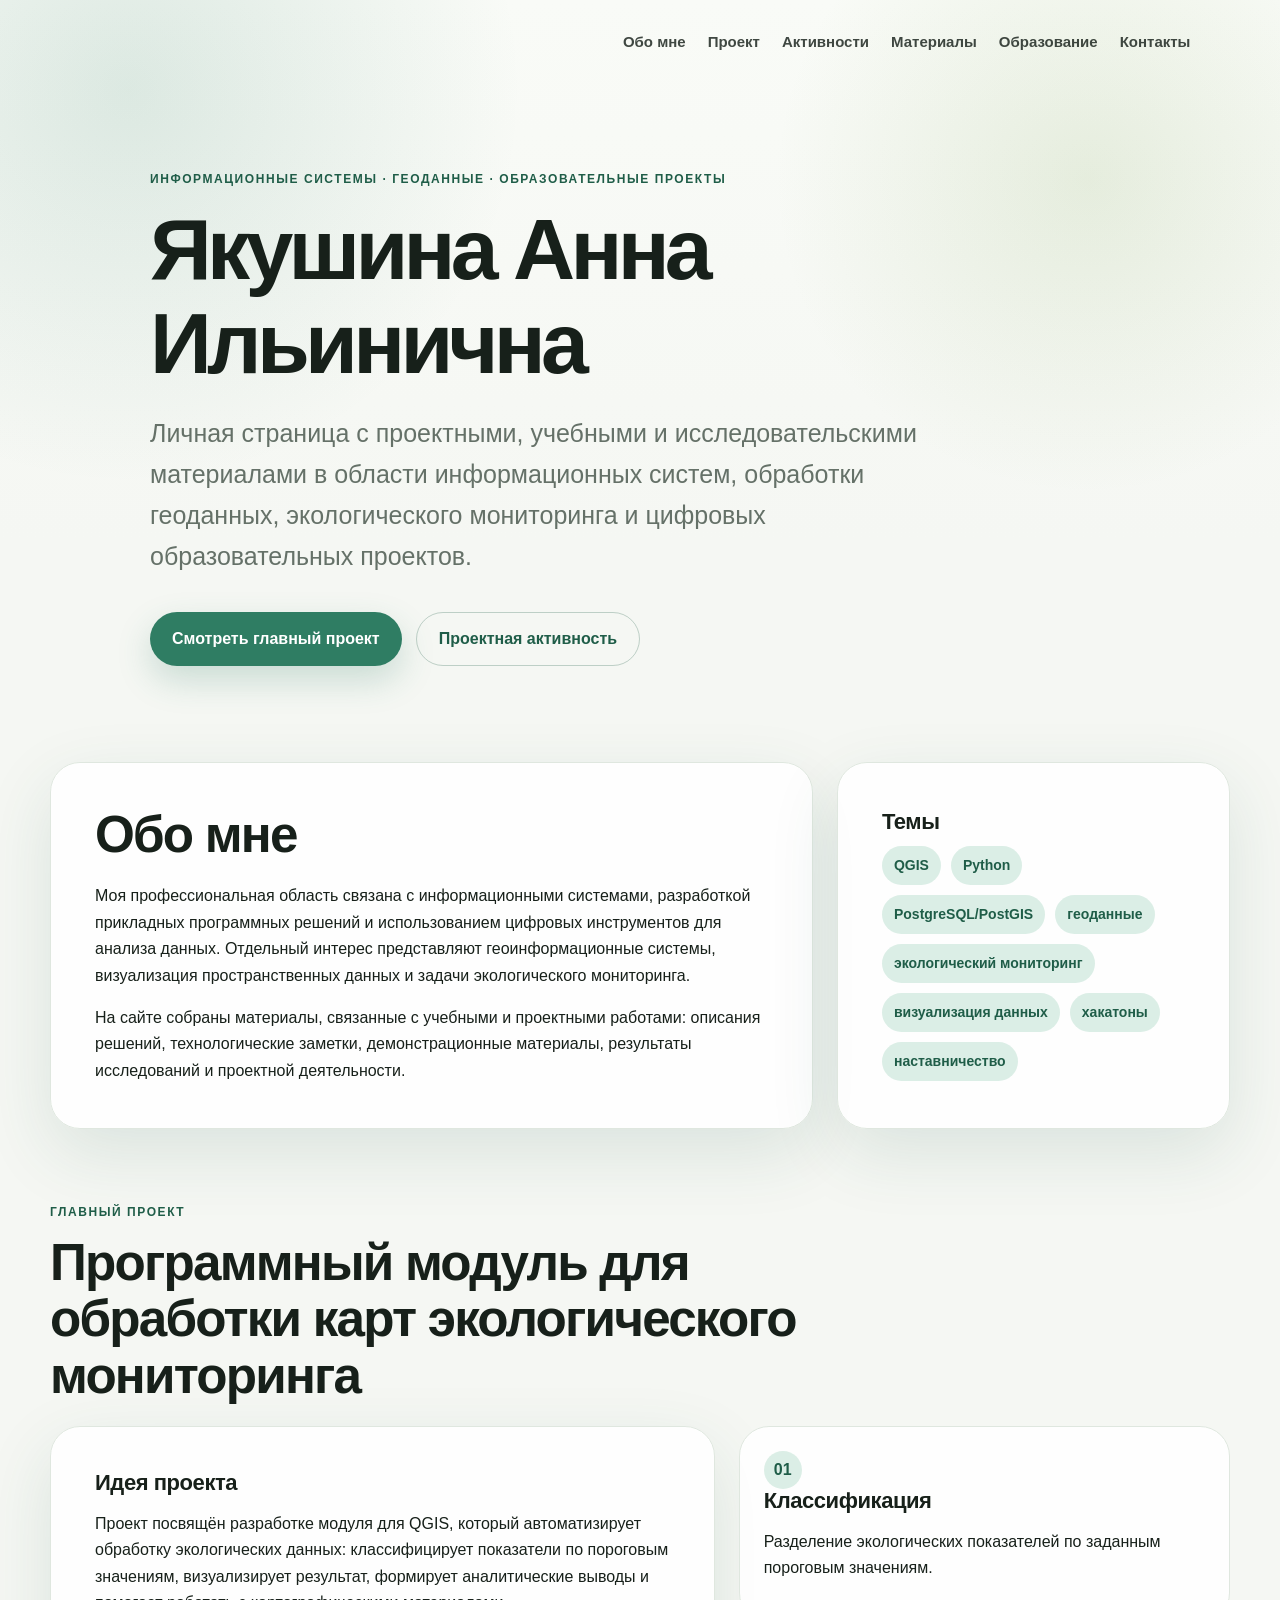
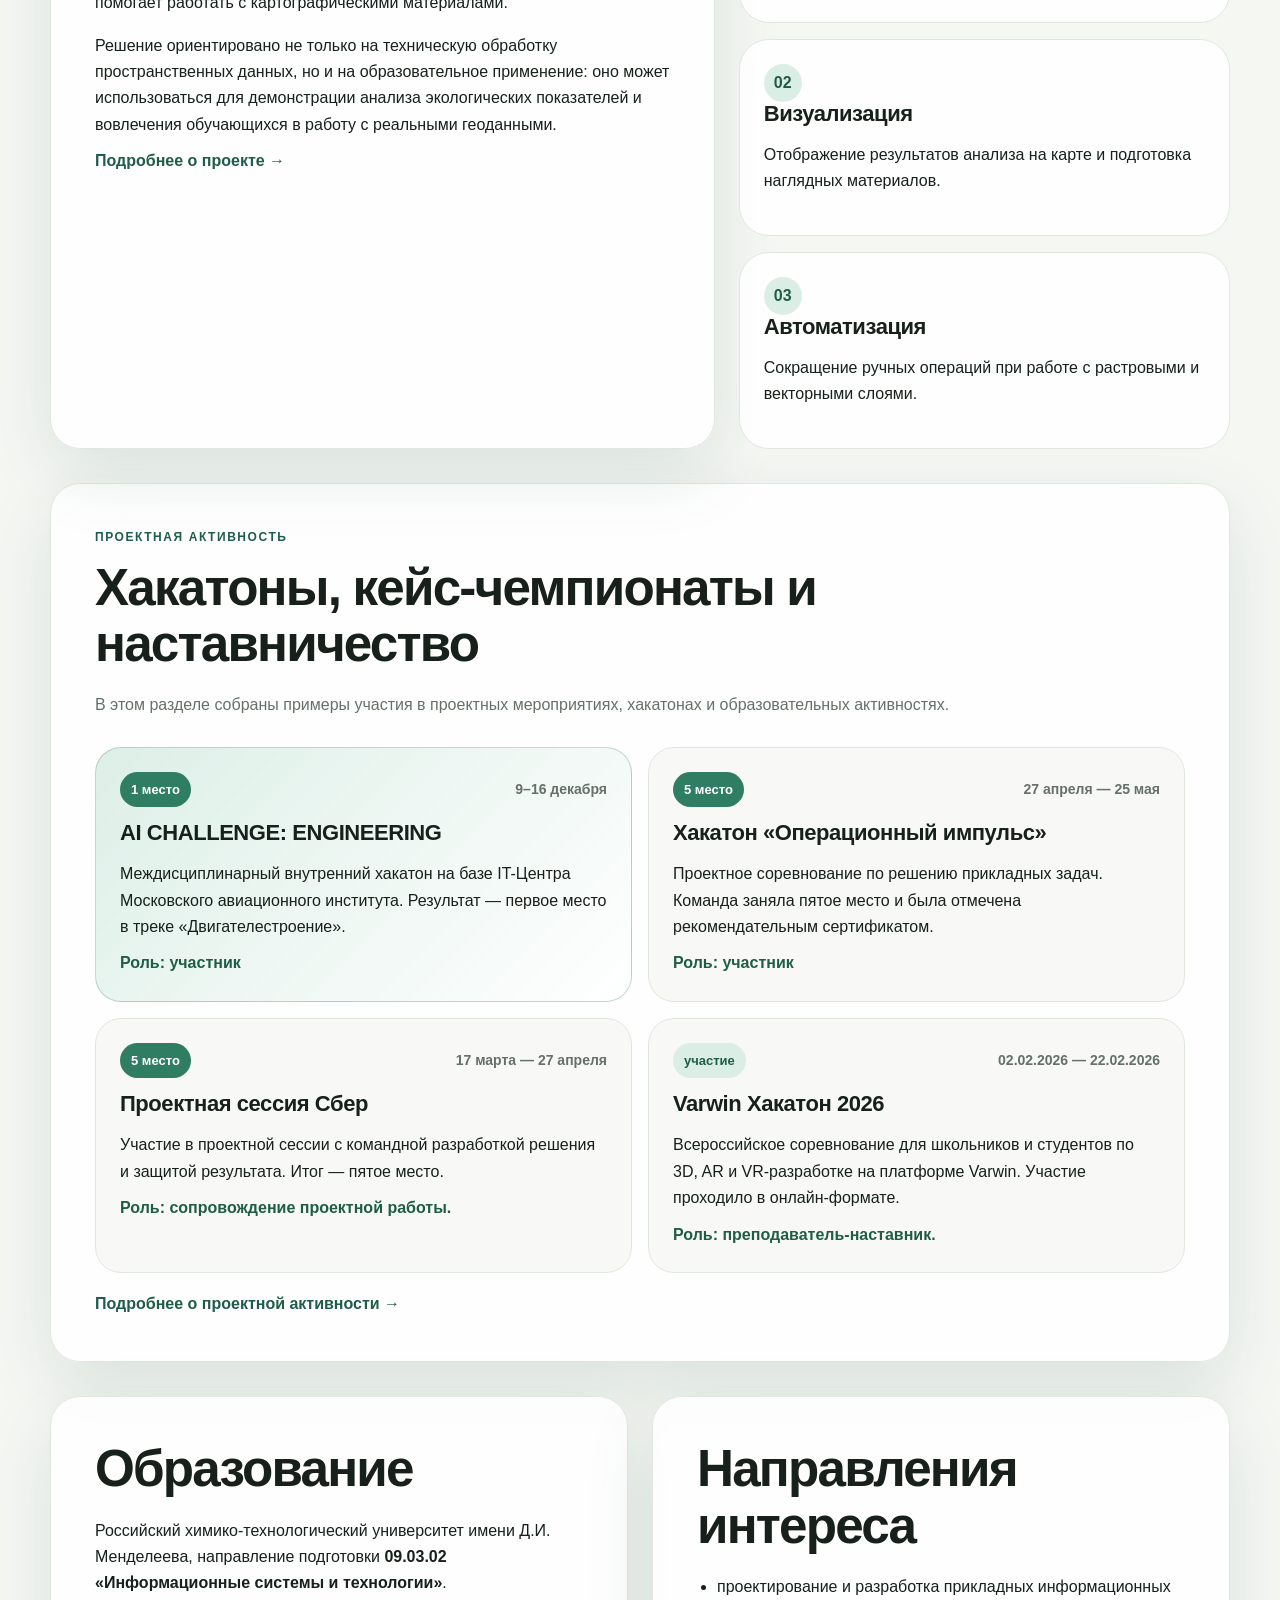
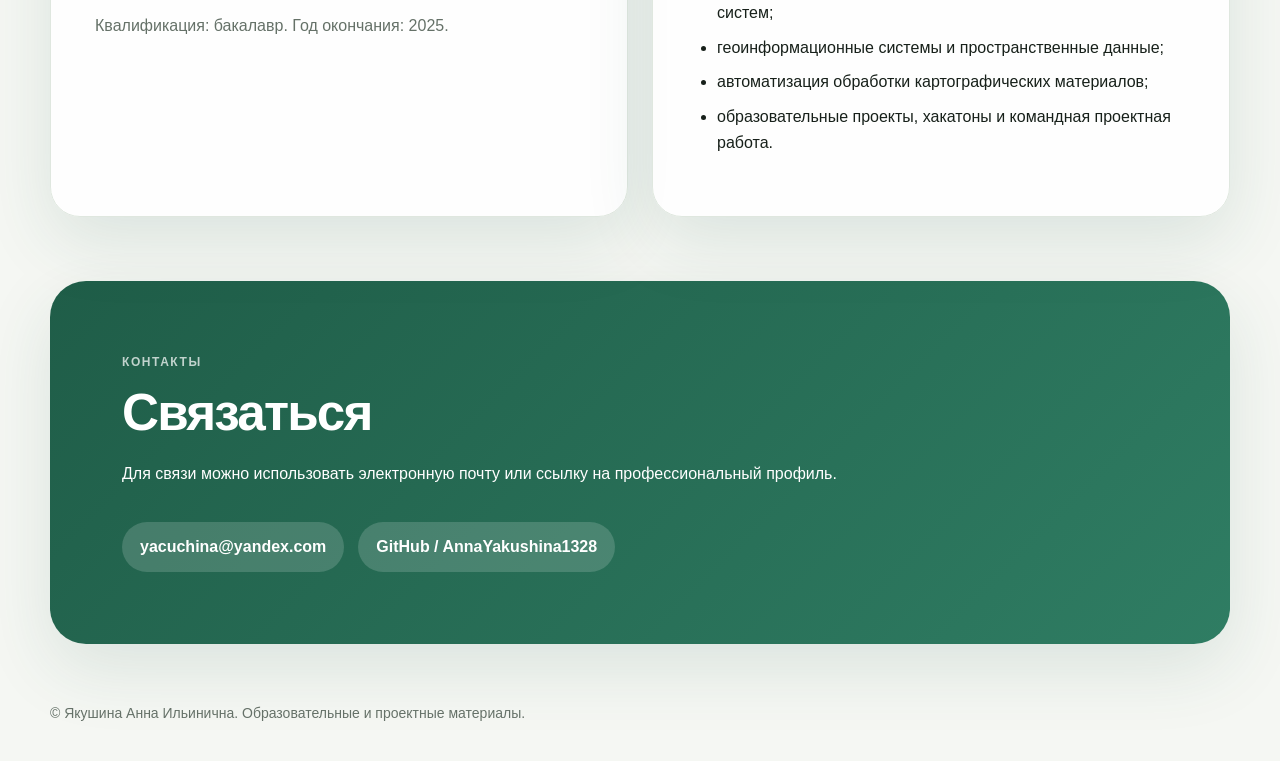
<file: index.html>
<!DOCTYPE html>
<html lang="ru">
<head>
  <meta charset="UTF-8" />
  <meta name="viewport" content="width=device-width, initial-scale=1.0" />
  <title>Якушина Анна — образовательные и проектные материалы</title>
  <meta name="description" content="Личный сайт Якушиной Анны Ильиничны: материалы по информационным системам, геоданным, QGIS, экологическому мониторингу, проектной и образовательной деятельности." />
  <link rel="stylesheet" href="styles.css" />
</head>
<body>
  <header class="hero">
    <nav class="nav" aria-label="Навигация по сайту">
      <a href="#about">Обо мне</a>
      <a href="#project">Проект</a>
      <a href="#activities">Активности</a>
      <a href="#materials">Материалы</a>
      <a href="#education">Образование</a>
      <a href="#contacts">Контакты</a>
    </nav>

    <div class="hero-content">
      <p class="eyebrow">информационные системы · геоданные · образовательные проекты</p>
      <h1>Якушина Анна Ильинична</h1>
      <p class="subtitle">
        Личная страница с проектными, учебными и исследовательскими материалами в области информационных систем,
        обработки геоданных, экологического мониторинга и цифровых образовательных проектов.
      </p>
      <div class="hero-actions">
        <a class="button" href="#project">Смотреть главный проект</a>
        <a class="button secondary" href="#activities">Проектная активность</a>
      </div>
    </div>
  </header>

  <main>
    <section id="about" class="section intro-grid">
      <div class="card wide-card">
        <h2>Обо мне</h2>
        <p>
          Моя профессиональная область связана с информационными системами, разработкой прикладных программных
          решений и использованием цифровых инструментов для анализа данных. Отдельный интерес представляют
          геоинформационные системы, визуализация пространственных данных и задачи экологического мониторинга.
        </p>
        <p>
          На сайте собраны материалы, связанные с учебными и проектными работами: описания решений,
          технологические заметки, демонстрационные материалы, результаты исследований и проектной деятельности.
        </p>
      </div>

      <aside class="card profile-card" aria-label="Основные направления">
        <h3>Темы</h3>
        <div class="tag-cloud">
          <span>QGIS</span>
          <span>Python</span>
          <span>PostgreSQL/PostGIS</span>
          <span>геоданные</span>
          <span>экологический мониторинг</span>
          <span>визуализация данных</span>
          <span>хакатоны</span>
          <span>наставничество</span>
        </div>
      </aside>
    </section>

    <section id="project" class="section project-section">
      <div class="section-heading">
        <p class="eyebrow">главный проект</p>
        <h2>Программный модуль для обработки карт экологического мониторинга</h2>
      </div>

      <div class="project-layout">
        <article class="card project-card">
          <h3>Идея проекта</h3>
          <p>
            Проект посвящён разработке модуля для QGIS, который автоматизирует обработку экологических данных:
            классифицирует показатели по пороговым значениям, визуализирует результат, формирует аналитические
            выводы и помогает работать с картографическими материалами.
          </p>
          <p>
            Решение ориентировано не только на техническую обработку пространственных данных, но и на образовательное
            применение: оно может использоваться для демонстрации анализа экологических показателей и вовлечения
            обучающихся в работу с реальными геоданными.
          </p>
          <a class="text-link" href="vkr.html">Подробнее о проекте →</a>
        </article>

        <div class="feature-stack">
          <div class="feature-card">
            <span class="number">01</span>
            <h3>Классификация</h3>
            <p>Разделение экологических показателей по заданным пороговым значениям.</p>
          </div>
          <div class="feature-card">
            <span class="number">02</span>
            <h3>Визуализация</h3>
            <p>Отображение результатов анализа на карте и подготовка наглядных материалов.</p>
          </div>
          <div class="feature-card">
            <span class="number">03</span>
            <h3>Автоматизация</h3>
            <p>Сокращение ручных операций при работе с растровыми и векторными слоями.</p>
          </div>
        </div>
      </div>
    </section>

    <section id="activities" class="section card">
      <div class="section-heading compact">
        <p class="eyebrow">проектная активность</p>
        <h2>Хакатоны, кейс-чемпионаты и наставничество</h2>
      </div>
      <p class="muted">
        В этом разделе собраны примеры участия в проектных мероприятиях, хакатонах и образовательных активностях.
      </p>

      <div class="achievements-grid">
        <article class="achievement-card highlight">
          <div class="achievement-topline">
            <span class="badge">1 место</span>
            <span class="date">9–16 декабря</span>
          </div>
          <h3>AI CHALLENGE: ENGINEERING</h3>
          <p>
            Междисциплинарный внутренний хакатон на базе IT-Центра Московского авиационного института.
            Результат — первое место в треке «Двигателестроение».
          </p>
          <p class="role">Роль: участник</p>
        </article>

        <article class="achievement-card">
          <div class="achievement-topline">
            <span class="badge">5 место</span>
            <span class="date">27 апреля — 25 мая</span>
          </div>
          <h3>Хакатон «Операционный импульс»</h3>
          <p>
            Проектное соревнование по решению прикладных задач. Команда заняла пятое место и была отмечена
            рекомендательным сертификатом.
          </p>
          <p class="role">Роль: участник</p>
        </article>

        <article class="achievement-card">
          <div class="achievement-topline">
            <span class="badge">5 место</span>
            <span class="date">17 марта — 27 апреля</span>
          </div>
          <h3>Проектная сессия Сбер</h3>
          <p>
            Участие в проектной сессии с командной разработкой решения и защитой результата. Итог — пятое место.
          </p>
          <p class="role">Роль: сопровождение проектной работы.</p>
        </article>

        <article class="achievement-card">
          <div class="achievement-topline">
            <span class="badge neutral">участие</span>
            <span class="date">02.02.2026 — 22.02.2026</span>
          </div>
          <h3>Varwin Хакатон 2026</h3>
          <p>
            Всероссийское соревнование для школьников и студентов по 3D, AR и VR-разработке на платформе Varwin.
            Участие проходило в онлайн-формате.
          </p>
          <p class="role">Роль: преподаватель-наставник.</p>
        </article>
      </div>

      <a class="text-link" href="activities.html">Подробнее о проектной активности →</a>
    </section>

    <section id="education" class="section split-section">
      <div class="card">
        <h2>Образование</h2>
        <p>
          Российский химико-технологический университет имени Д.И. Менделеева, направление подготовки
          <strong>09.03.02 «Информационные системы и технологии»</strong>.
        </p>
        <p class="muted">Квалификация: бакалавр. Год окончания: 2025.</p>
      </div>

      <div class="card">
        <h2>Направления интереса</h2>
        <ul class="clean-list">
          <li>проектирование и разработка прикладных информационных систем;</li>
          <li>геоинформационные системы и пространственные данные;</li>
          <li>автоматизация обработки картографических материалов;</li>
          <li>образовательные проекты, хакатоны и командная проектная работа.</li>
        </ul>
      </div>
    </section>

    <section id="contacts" class="section contact-card">
      <p class="eyebrow">контакты</p>
      <h2>Связаться</h2>
      <p>
        Для связи можно использовать электронную почту или ссылку на профессиональный профиль.
      </p>
      <div class="contact-links">
        <a href="mailto:yacuchina@yandex.com">yacuchina@yandex.com</a>
        <a href="https://github.com/AnnaYakushina1328">GitHub / AnnaYakushina1328</a>
      </div>
    </section>
  </main>

  <footer class="footer">
    <p>© Якушина Анна Ильинична. Образовательные и проектные материалы.</p>
  </footer>
</body>
</html>
</file>
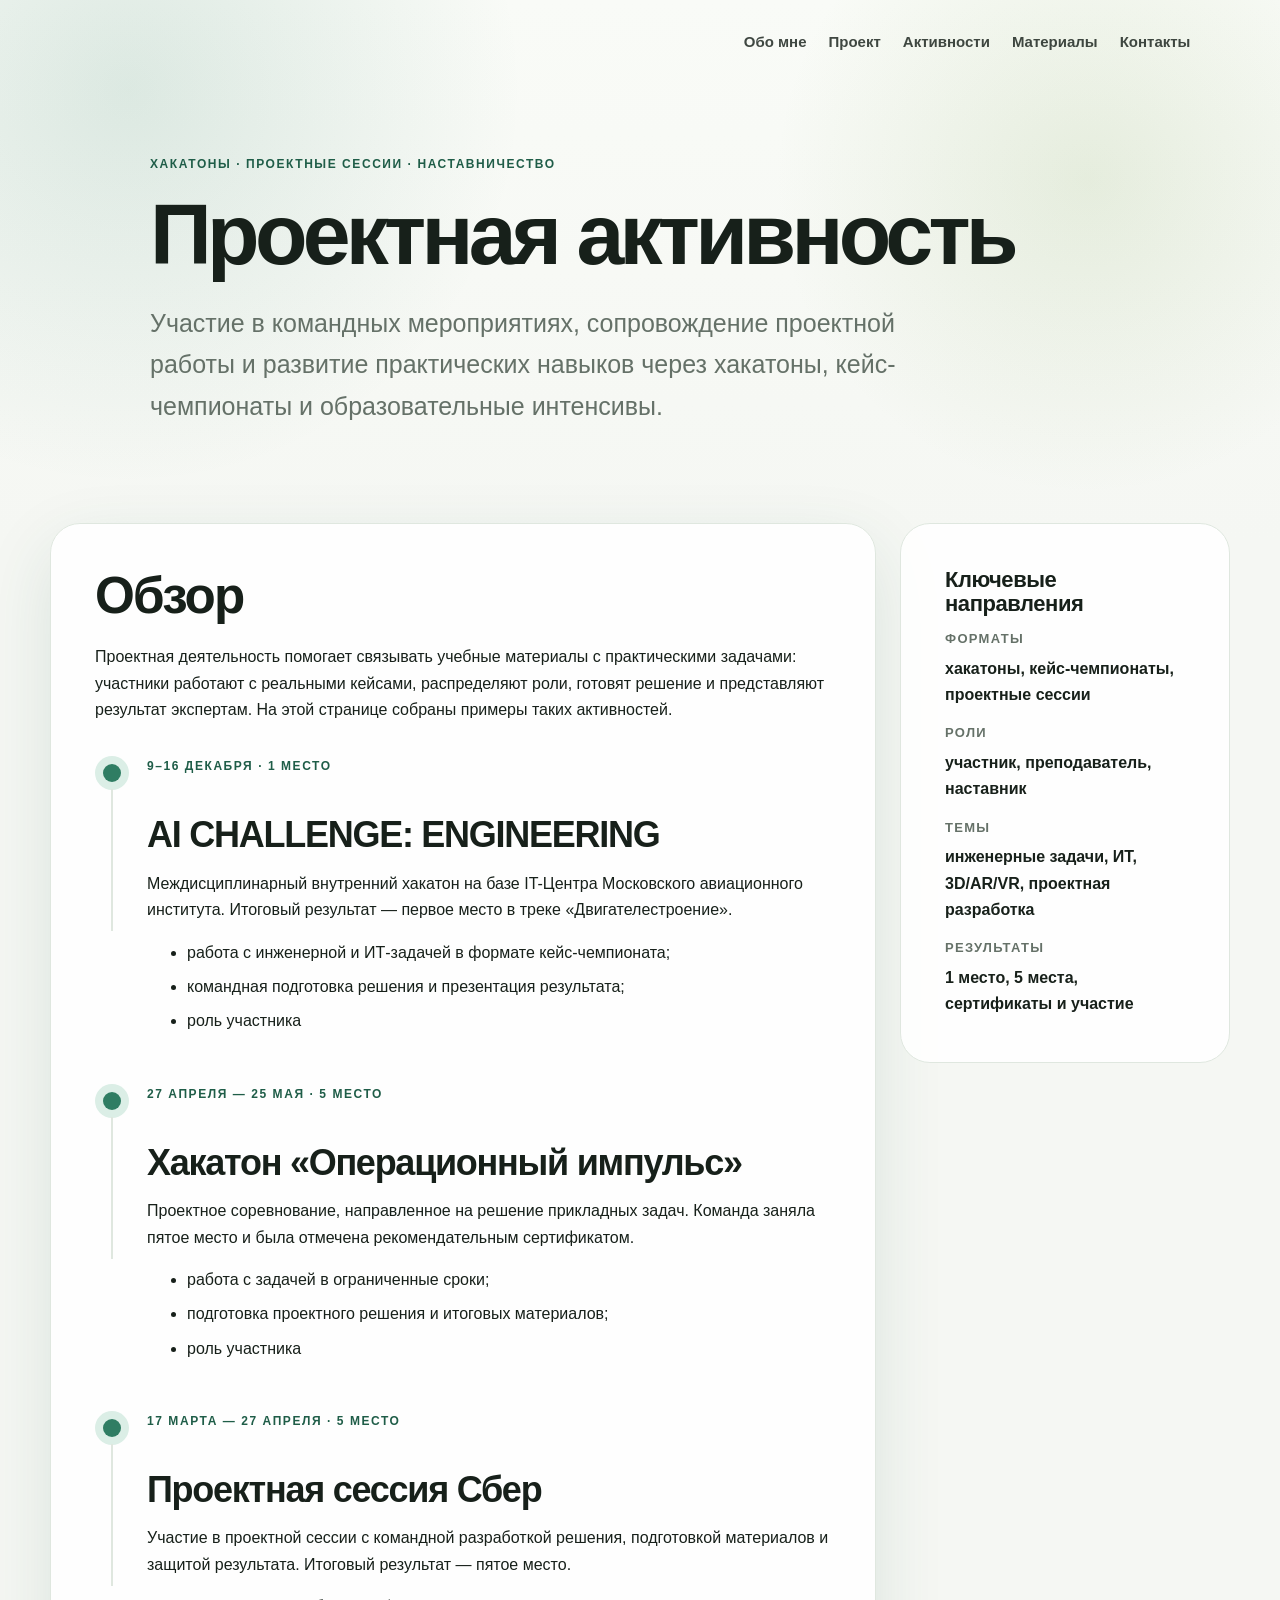
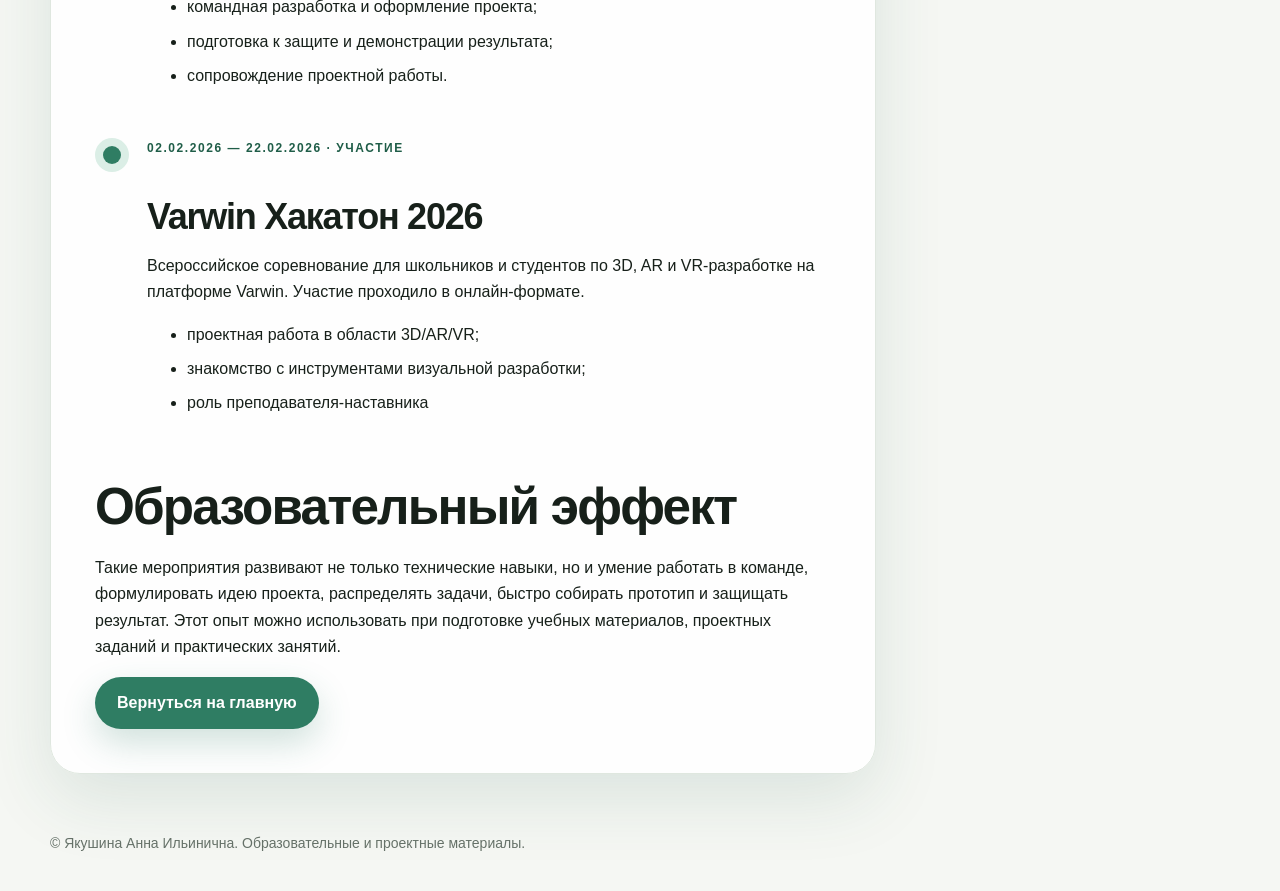
<file: activities.html>
<!DOCTYPE html>
<html lang="ru">
<head>
  <meta charset="UTF-8" />
  <meta name="viewport" content="width=device-width, initial-scale=1.0" />
  <title>Проектная активность — Якушина Анна</title>
  <meta name="description" content="Проектная активность Якушиной Анны Ильиничны: хакатоны, кейс-чемпионаты, проектные сессии и наставничество." />
  <link rel="stylesheet" href="styles.css" />
</head>
<body>
  <header class="page-header">
    <nav class="nav" aria-label="Навигация по сайту">
      <a href="index.html#about">Обо мне</a>
      <a href="index.html#project">Проект</a>
      <a href="index.html#activities">Активности</a>
      <a href="index.html#materials">Материалы</a>
      <a href="index.html#contacts">Контакты</a>
    </nav>

    <div class="page-title">
      <p class="eyebrow">хакатоны · проектные сессии · наставничество</p>
      <h1>Проектная активность</h1>
      <p class="subtitle">
        Участие в командных мероприятиях, сопровождение проектной работы и развитие практических навыков
        через хакатоны, кейс-чемпионаты и образовательные интенсивы.
      </p>
    </div>
  </header>

  <main>
    <section class="section article-layout">
      <article class="card article-card">
        <h2>Обзор</h2>
        <p>
          Проектная деятельность помогает связывать учебные материалы с практическими задачами: участники работают
          с реальными кейсами, распределяют роли, готовят решение и представляют результат экспертам. На этой странице
          собраны примеры таких активностей.
        </p>

        <div class="timeline">
          <article class="timeline-item">
            <div class="timeline-marker"></div>
            <div class="timeline-content">
              <p class="eyebrow">9–16 декабря · 1 место</p>
              <h2>AI CHALLENGE: ENGINEERING</h2>
              <p>
                Междисциплинарный внутренний хакатон на базе IT-Центра Московского авиационного института.
                Итоговый результат — первое место в треке «Двигателестроение».
              </p>
              <ul>
                <li>работа с инженерной и ИТ-задачей в формате кейс-чемпионата;</li>
                <li>командная подготовка решения и презентация результата;</li>
                <li>роль участника</li>
              </ul>
            </div>
          </article>

          <article class="timeline-item">
            <div class="timeline-marker"></div>
            <div class="timeline-content">
              <p class="eyebrow">27 апреля — 25 мая · 5 место</p>
              <h2>Хакатон «Операционный импульс»</h2>
              <p>
                Проектное соревнование, направленное на решение прикладных задач. Команда заняла пятое место
                и была отмечена рекомендательным сертификатом.
              </p>
              <ul>
                <li>работа с задачей в ограниченные сроки;</li>
                <li>подготовка проектного решения и итоговых материалов;</li>
                <li>роль участника</li>
              </ul>
            </div>
          </article>

          <article class="timeline-item">
            <div class="timeline-marker"></div>
            <div class="timeline-content">
              <p class="eyebrow">17 марта — 27 апреля · 5 место</p>
              <h2>Проектная сессия Сбер</h2>
              <p>
                Участие в проектной сессии с командной разработкой решения, подготовкой материалов и защитой результата.
                Итоговый результат — пятое место.
              </p>
              <ul>
                <li>командная разработка и оформление проекта;</li>
                <li>подготовка к защите и демонстрации результата;</li>
                <li>сопровождение проектной работы.</li>
              </ul>
            </div>
          </article>

          <article class="timeline-item">
            <div class="timeline-marker"></div>
            <div class="timeline-content">
              <p class="eyebrow">02.02.2026 — 22.02.2026 · участие</p>
              <h2>Varwin Хакатон 2026</h2>
              <p>
                Всероссийское соревнование для школьников и студентов по 3D, AR и VR-разработке на платформе Varwin.
                Участие проходило в онлайн-формате.
              </p>
              <ul>
                <li>проектная работа в области 3D/AR/VR;</li>
                <li>знакомство с инструментами визуальной разработки;</li>
                <li>роль преподавателя-наставника</li>
              </ul>
            </div>
          </article>
        </div>

        <h2>Образовательный эффект</h2>
        <p>
          Такие мероприятия развивают не только технические навыки, но и умение работать в команде, формулировать
          идею проекта, распределять задачи, быстро собирать прототип и защищать результат. Этот опыт можно использовать
          при подготовке учебных материалов, проектных заданий и практических занятий.
        </p>

        <a class="button" href="index.html#activities">Вернуться на главную</a>
      </article>

      <aside class="article-aside">
        <div class="card sticky-card">
          <h3>Ключевые направления</h3>
          <dl class="facts">
            <dt>Форматы</dt>
            <dd>хакатоны, кейс-чемпионаты, проектные сессии</dd>
            <dt>Роли</dt>
            <dd>участник, преподаватель, наставник</dd>
            <dt>Темы</dt>
            <dd>инженерные задачи, ИТ, 3D/AR/VR, проектная разработка</dd>
            <dt>Результаты</dt>
            <dd>1 место, 5 места, сертификаты и участие</dd>
          </dl>
        </div>
      </aside>
    </section>
  </main>

  <footer class="footer">
    <p>© Якушина Анна Ильинична. Образовательные и проектные материалы.</p>
  </footer>
</body>
</html>
</file>
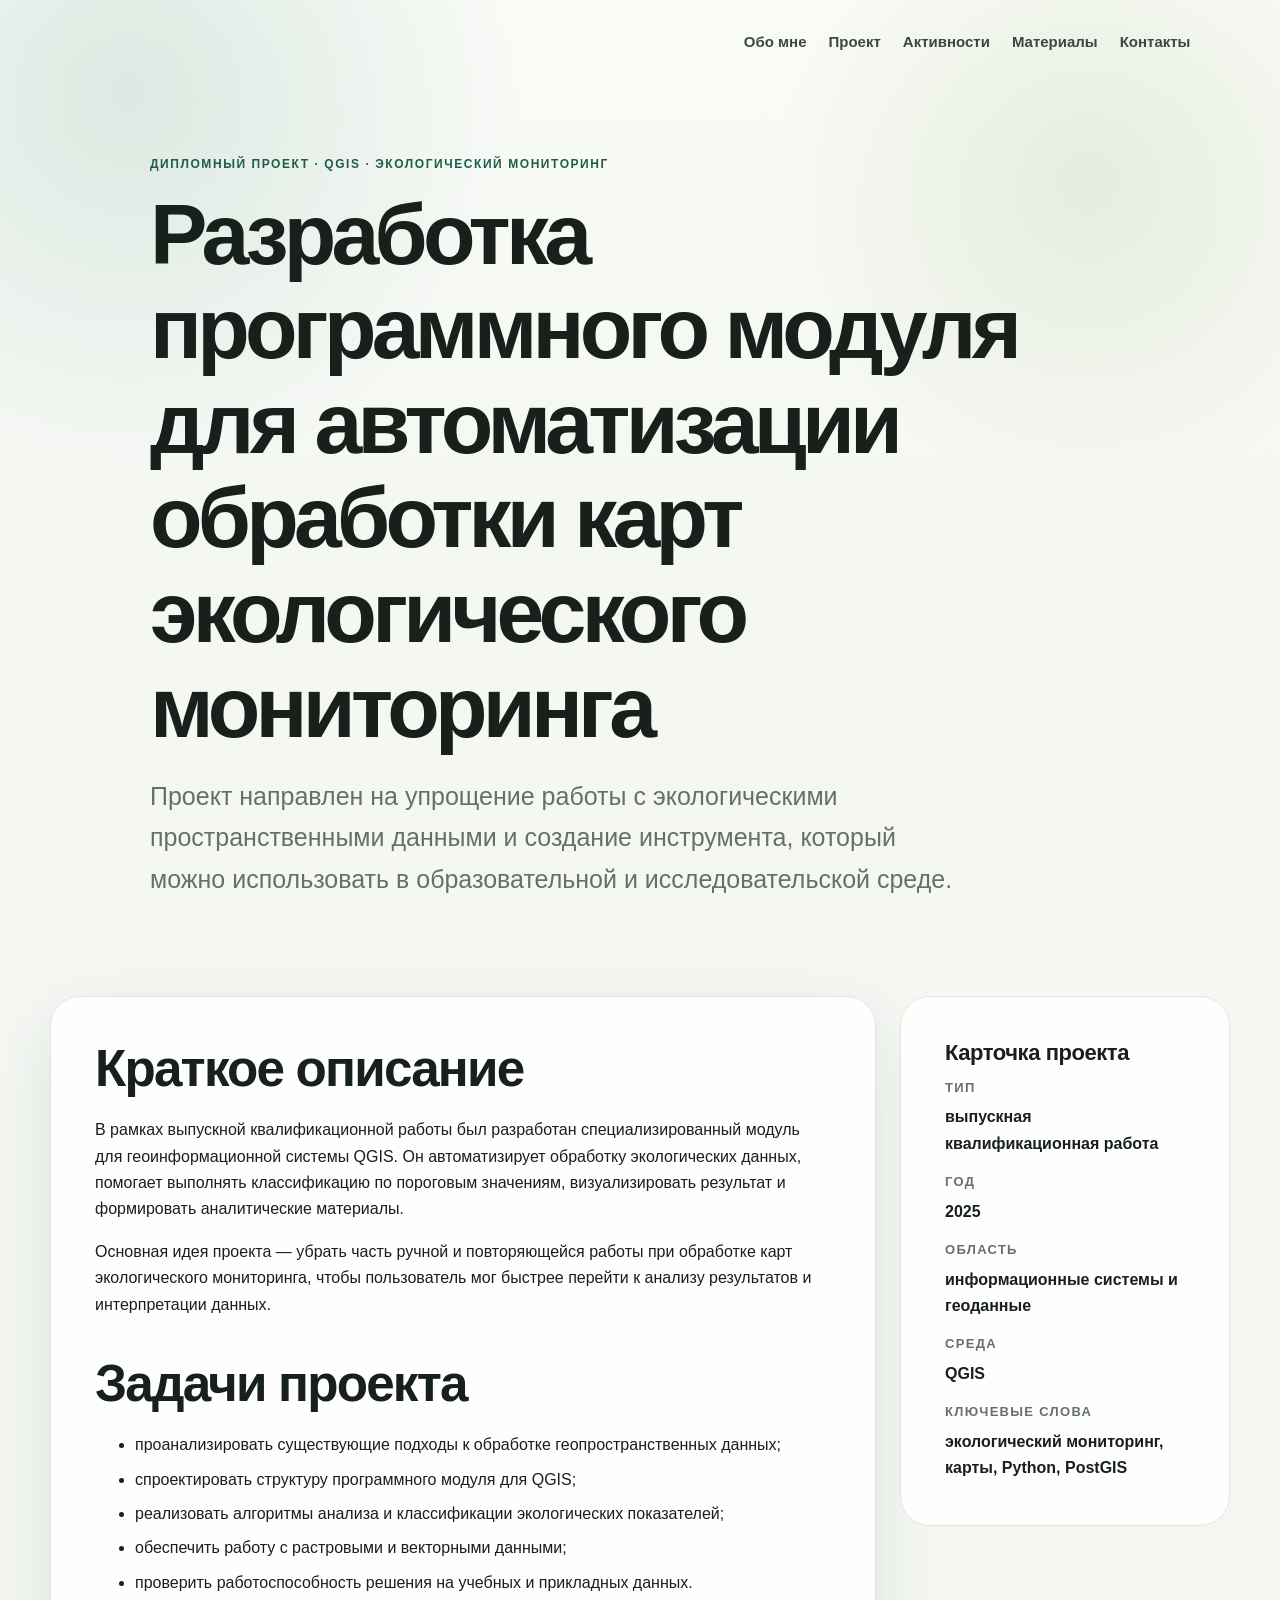
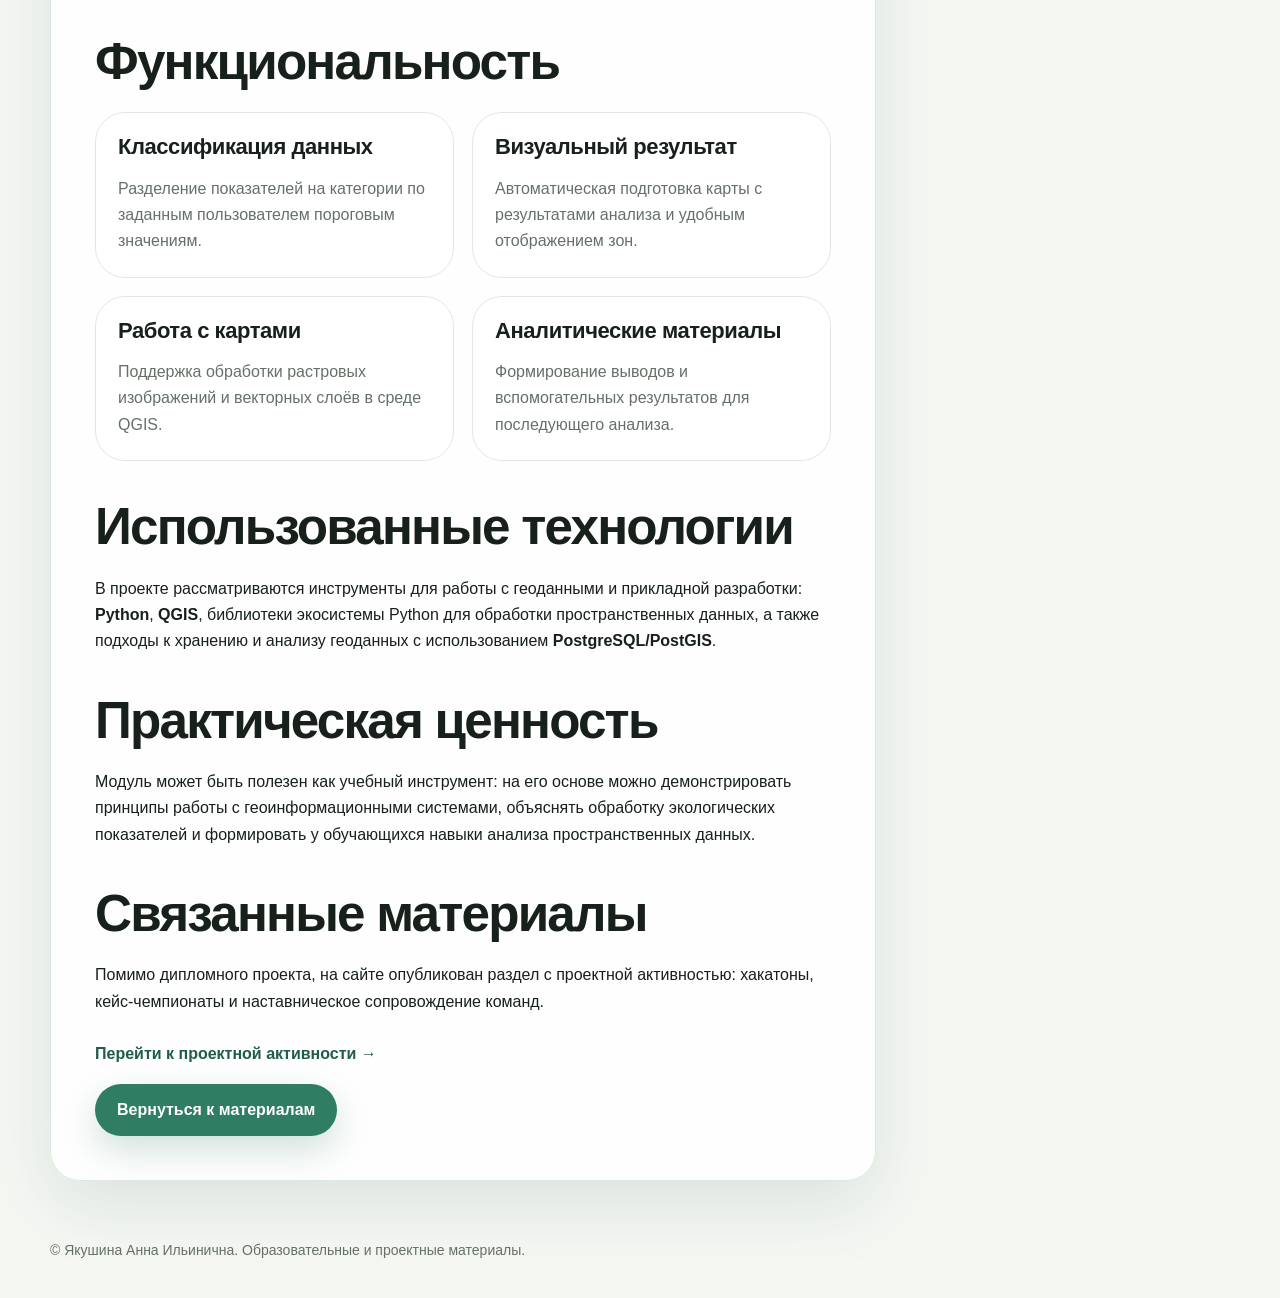
<file: vkr.html>
<!DOCTYPE html>
<html lang="ru">
<head>
  <meta charset="UTF-8" />
  <meta name="viewport" content="width=device-width, initial-scale=1.0" />
  <title>Проект: модуль для QGIS — Якушина Анна</title>
  <meta name="description" content="Описание дипломного проекта Якушиной Анны Ильиничны: программный модуль для автоматизации обработки карт экологического мониторинга." />
  <link rel="stylesheet" href="styles.css" />
</head>
<body>
  <header class="page-header">
    <nav class="nav" aria-label="Навигация по сайту">
      <a href="index.html#about">Обо мне</a>
      <a href="index.html#project">Проект</a>
      <a href="index.html#activities">Активности</a>
      <a href="index.html#materials">Материалы</a>
      <a href="index.html#contacts">Контакты</a>
    </nav>

    <div class="page-title">
      <p class="eyebrow">дипломный проект · QGIS · экологический мониторинг</p>
      <h1>Разработка программного модуля для автоматизации обработки карт экологического мониторинга</h1>
      <p class="subtitle">
        Проект направлен на упрощение работы с экологическими пространственными данными и создание инструмента,
        который можно использовать в образовательной и исследовательской среде.
      </p>
    </div>
  </header>

  <main>
    <section class="section article-layout">
      <article class="card article-card">
        <h2>Краткое описание</h2>
        <p>
          В рамках выпускной квалификационной работы был разработан специализированный модуль для геоинформационной
          системы QGIS. Он автоматизирует обработку экологических данных, помогает выполнять классификацию по
          пороговым значениям, визуализировать результат и формировать аналитические материалы.
        </p>
        <p>
          Основная идея проекта — убрать часть ручной и повторяющейся работы при обработке карт экологического
          мониторинга, чтобы пользователь мог быстрее перейти к анализу результатов и интерпретации данных.
        </p>

        <h2>Задачи проекта</h2>
        <ul>
          <li>проанализировать существующие подходы к обработке геопространственных данных;</li>
          <li>спроектировать структуру программного модуля для QGIS;</li>
          <li>реализовать алгоритмы анализа и классификации экологических показателей;</li>
          <li>обеспечить работу с растровыми и векторными данными;</li>
          <li>проверить работоспособность решения на учебных и прикладных данных.</li>
        </ul>

        <h2>Функциональность</h2>
        <div class="grid two article-grid">
          <div class="mini-note">
            <h3>Классификация данных</h3>
            <p>Разделение показателей на категории по заданным пользователем пороговым значениям.</p>
          </div>
          <div class="mini-note">
            <h3>Визуальный результат</h3>
            <p>Автоматическая подготовка карты с результатами анализа и удобным отображением зон.</p>
          </div>
          <div class="mini-note">
            <h3>Работа с картами</h3>
            <p>Поддержка обработки растровых изображений и векторных слоёв в среде QGIS.</p>
          </div>
          <div class="mini-note">
            <h3>Аналитические материалы</h3>
            <p>Формирование выводов и вспомогательных результатов для последующего анализа.</p>
          </div>
        </div>

        <h2>Использованные технологии</h2>
        <p>
          В проекте рассматриваются инструменты для работы с геоданными и прикладной разработки:
          <strong>Python</strong>, <strong>QGIS</strong>, библиотеки экосистемы Python для обработки пространственных данных,
          а также подходы к хранению и анализу геоданных с использованием <strong>PostgreSQL/PostGIS</strong>.
        </p>

        <h2>Практическая ценность</h2>
        <p>
          Модуль может быть полезен как учебный инструмент: на его основе можно демонстрировать принципы работы
          с геоинформационными системами, объяснять обработку экологических показателей и формировать у обучающихся
          навыки анализа пространственных данных.
        </p>

        <h2>Связанные материалы</h2>
        <p>
          Помимо дипломного проекта, на сайте опубликован раздел с проектной активностью: хакатоны,
          кейс-чемпионаты и наставническое сопровождение команд.
        </p>
        <p><a class="text-link" href="activities.html">Перейти к проектной активности →</a></p>

        <a class="button" href="index.html#materials">Вернуться к материалам</a>
      </article>

      <aside class="article-aside">
        <div class="card sticky-card">
          <h3>Карточка проекта</h3>
          <dl class="facts">
            <dt>Тип</dt>
            <dd>выпускная квалификационная работа</dd>
            <dt>Год</dt>
            <dd>2025</dd>
            <dt>Область</dt>
            <dd>информационные системы и геоданные</dd>
            <dt>Среда</dt>
            <dd>QGIS</dd>
            <dt>Ключевые слова</dt>
            <dd>экологический мониторинг, карты, Python, PostGIS</dd>
          </dl>
        </div>
      </aside>
    </section>
  </main>

  <footer class="footer">
    <p>© Якушина Анна Ильинична. Образовательные и проектные материалы.</p>
  </footer>
</body>
</html>
</file>
<file: styles.css>
:root {
  --bg: #f5f7f3;
  --card: #ffffff;
  --text: #17201a;
  --muted: #657168;
  --accent: #2f7d63;
  --accent-dark: #1f5d48;
  --accent-soft: #dbeee6;
  --line: #dfe7df;
  --shadow: 0 24px 70px rgba(31, 93, 72, 0.12);
}

* { box-sizing: border-box; }

html { scroll-behavior: smooth; }

body {
  margin: 0;
  font-family: Inter, Arial, sans-serif;
  background: var(--bg);
  color: var(--text);
  line-height: 1.65;
}

body::before {
  content: "";
  position: fixed;
  inset: 0;
  z-index: -1;
  background:
    radial-gradient(circle at 10% 10%, rgba(47, 125, 99, 0.14), transparent 28%),
    radial-gradient(circle at 85% 20%, rgba(134, 170, 95, 0.16), transparent 24%),
    linear-gradient(180deg, #f9fbf7 0%, var(--bg) 60%);
}

.nav {
  display: flex;
  justify-content: flex-end;
  flex-wrap: wrap;
  gap: 10px 22px;
  max-width: 1180px;
  margin: 0 auto;
}

.nav a {
  color: var(--text);
  text-decoration: none;
  font-weight: 700;
  font-size: 15px;
  opacity: 0.82;
}

.nav a:hover { color: var(--accent-dark); opacity: 1; }

.hero,
.page-header {
  padding: 30px 7vw 96px;
  min-height: 560px;
}

.hero-content,
.page-title {
  max-width: 980px;
  margin: 115px auto 0;
}

.eyebrow {
  margin: 0 0 12px;
  color: var(--accent-dark);
  text-transform: uppercase;
  letter-spacing: 0.13em;
  font-size: 12px;
  font-weight: 800;
}

h1,
h2,
h3 { line-height: 1.1; }

h1 {
  margin: 0 0 22px;
  font-size: clamp(42px, 7vw, 86px);
  letter-spacing: -0.055em;
}

h2 {
  margin: 0 0 20px;
  font-size: clamp(30px, 4vw, 52px);
  letter-spacing: -0.035em;
}

h3 {
  margin: 0 0 12px;
  font-size: 22px;
  letter-spacing: -0.02em;
}

.subtitle {
  max-width: 820px;
  margin: 0;
  color: var(--muted);
  font-size: clamp(19px, 2.1vw, 25px);
}

.hero-actions,
.contact-links {
  display: flex;
  flex-wrap: wrap;
  gap: 14px;
  margin-top: 34px;
}

.button {
  display: inline-flex;
  align-items: center;
  justify-content: center;
  padding: 13px 22px;
  border-radius: 999px;
  background: var(--accent);
  color: white;
  text-decoration: none;
  font-weight: 800;
  box-shadow: 0 14px 34px rgba(47, 125, 99, 0.22);
}

.button.secondary {
  background: transparent;
  color: var(--accent-dark);
  border: 1px solid rgba(31, 93, 72, 0.26);
  box-shadow: none;
}

.text-link {
  display: inline-block;
  margin-top: 10px;
  color: var(--accent-dark);
  font-weight: 800;
  text-decoration: none;
}

.text-link:hover { text-decoration: underline; }

.section {
  width: min(1180px, calc(100% - 40px));
  margin: 0 auto 34px;
}

.card,
.feature-card,
.mini-note {
  background: rgba(255, 255, 255, 0.86);
  border: 1px solid var(--line);
  border-radius: 30px;
  box-shadow: var(--shadow);
}

.card { padding: clamp(24px, 4vw, 44px); }

.intro-grid,
.project-layout,
.split-section,
.article-layout {
  display: grid;
  gap: 24px;
}

.intro-grid { grid-template-columns: 1.65fr 0.85fr; }
.project-layout { grid-template-columns: 1.15fr 0.85fr; align-items: stretch; }
.split-section { grid-template-columns: repeat(2, minmax(0, 1fr)); }
.article-layout { grid-template-columns: minmax(0, 1fr) 330px; align-items: start; }

.wide-card p:last-child,
.project-card p:last-of-type,
.article-card p:last-child { margin-bottom: 0; }

.profile-card {
  display: flex;
  flex-direction: column;
  justify-content: center;
}

.tag-cloud {
  display: flex;
  flex-wrap: wrap;
  gap: 10px;
}

.tag-cloud span {
  padding: 8px 12px;
  border-radius: 999px;
  background: var(--accent-soft);
  color: var(--accent-dark);
  font-weight: 800;
  font-size: 14px;
}

.section-heading { max-width: 900px; margin-bottom: 22px; }
.section-heading.compact { margin-bottom: 6px; }

.project-section { padding-top: 40px; }
.project-card { min-height: 100%; }

.feature-stack {
  display: grid;
  gap: 16px;
}

.feature-card {
  padding: 24px;
  box-shadow: none;
}

.feature-card .number,
.material span {
  display: inline-flex;
  align-items: center;
  justify-content: center;
  width: 38px;
  height: 38px;
  border-radius: 50%;
  background: var(--accent-soft);
  color: var(--accent-dark);
  font-weight: 900;
  flex: 0 0 auto;
}

.grid { display: grid; gap: 18px; }
.grid.two { grid-template-columns: repeat(2, minmax(0, 1fr)); }
.grid.three { grid-template-columns: repeat(3, minmax(0, 1fr)); }

.materials-list {
  display: grid;
  gap: 14px;
  margin-top: 26px;
}

.material {
  display: flex;
  gap: 18px;
  padding: 20px;
  border: 1px solid var(--line);
  border-radius: 24px;
  color: var(--text);
  text-decoration: none;
  background: rgba(245, 247, 243, 0.6);
}

.material:hover {
  border-color: rgba(47, 125, 99, 0.35);
  transform: translateY(-1px);
}

.material strong { font-size: 18px; }
.material p { margin: 6px 0 0; color: var(--muted); }

.muted { color: var(--muted); }

.clean-list { padding-left: 20px; }
.clean-list li { margin-bottom: 8px; }

.contact-card {
  margin-top: 64px;
  padding: clamp(34px, 6vw, 72px);
  border-radius: 36px;
  background: linear-gradient(135deg, var(--accent-dark), #2f7d63);
  color: white;
  box-shadow: var(--shadow);
}

.contact-card .eyebrow,
.contact-card .muted { color: rgba(255, 255, 255, 0.72); }
.contact-card p { max-width: 760px; }

.contact-links a {
  padding: 12px 18px;
  border-radius: 999px;
  background: rgba(255, 255, 255, 0.16);
  color: white;
  text-decoration: none;
  font-weight: 800;
}

.page-header { min-height: 480px; }
.page-title { margin-top: 100px; }
.article-card h2 { margin-top: 38px; }
.article-card h2:first-child { margin-top: 0; }
.article-card li { margin-bottom: 8px; }

.article-grid { margin: 22px 0 10px; }
.mini-note { padding: 22px; box-shadow: none; }
.mini-note p { margin-bottom: 0; color: var(--muted); }

.sticky-card {
  position: sticky;
  top: 22px;
  box-shadow: none;
}

.facts {
  display: grid;
  gap: 14px;
  margin: 0;
}

.facts dt {
  color: var(--muted);
  font-size: 13px;
  text-transform: uppercase;
  letter-spacing: 0.1em;
  font-weight: 900;
}

.facts dd {
  margin: -8px 0 0;
  font-weight: 700;
}

.footer {
  width: min(1180px, calc(100% - 40px));
  margin: 58px auto 36px;
  color: var(--muted);
  font-size: 14px;
}

@media (max-width: 900px) {
  .intro-grid,
  .project-layout,
  .split-section,
  .article-layout,
  .achievements-grid,
  .grid.two,
  .grid.three {
    grid-template-columns: 1fr;
  }

  .hero,
  .page-header { padding-top: 24px; min-height: auto; }
  .hero-content,
  .page-title { margin-top: 72px; }
  .nav { justify-content: flex-start; }
  .sticky-card { position: static; }
}

@media (max-width: 560px) {
  .section { width: min(100% - 24px, 1180px); }
  .hero,
  .page-header { padding-left: 18px; padding-right: 18px; }
  .card { border-radius: 24px; }
  .material { flex-direction: column; }
}


.achievements-grid {
  display: grid;
  grid-template-columns: repeat(2, minmax(0, 1fr));
  gap: 16px;
  margin: 28px 0 8px;
}

.achievement-card {
  padding: 24px;
  border: 1px solid var(--line);
  border-radius: 26px;
  background: rgba(245, 247, 243, 0.68);
}

.achievement-card.highlight {
  background: linear-gradient(135deg, rgba(219, 238, 230, 0.95), rgba(255, 255, 255, 0.86));
  border-color: rgba(47, 125, 99, 0.28);
}

.achievement-topline {
  display: flex;
  align-items: center;
  justify-content: space-between;
  gap: 12px;
  margin-bottom: 14px;
}

.badge {
  display: inline-flex;
  align-items: center;
  justify-content: center;
  padding: 7px 11px;
  border-radius: 999px;
  background: var(--accent);
  color: #fff;
  font-size: 13px;
  font-weight: 900;
  white-space: nowrap;
}

.badge.neutral {
  background: var(--accent-soft);
  color: var(--accent-dark);
}

.date {
  color: var(--muted);
  font-size: 14px;
  font-weight: 800;
  text-align: right;
}

.achievement-card p { margin-bottom: 10px; }
.achievement-card .role {
  margin: 0;
  color: var(--accent-dark);
  font-weight: 800;
}

.timeline {
  display: grid;
  gap: 26px;
  margin: 34px 0 10px;
}

.timeline-item {
  display: grid;
  grid-template-columns: 34px minmax(0, 1fr);
  gap: 18px;
}

.timeline-marker {
  position: relative;
  width: 18px;
  height: 18px;
  margin: 7px auto 0;
  border-radius: 50%;
  background: var(--accent);
  box-shadow: 0 0 0 8px var(--accent-soft);
}

.timeline-item:not(:last-child) .timeline-marker::after {
  content: "";
  position: absolute;
  left: 50%;
  top: 25px;
  width: 2px;
  height: calc(100% + 124px);
  transform: translateX(-50%);
  background: var(--line);
}

.timeline-content {
  padding-bottom: 8px;
}

.timeline-content h2 {
  font-size: clamp(24px, 3vw, 36px);
  margin-bottom: 12px;
}
</file>
